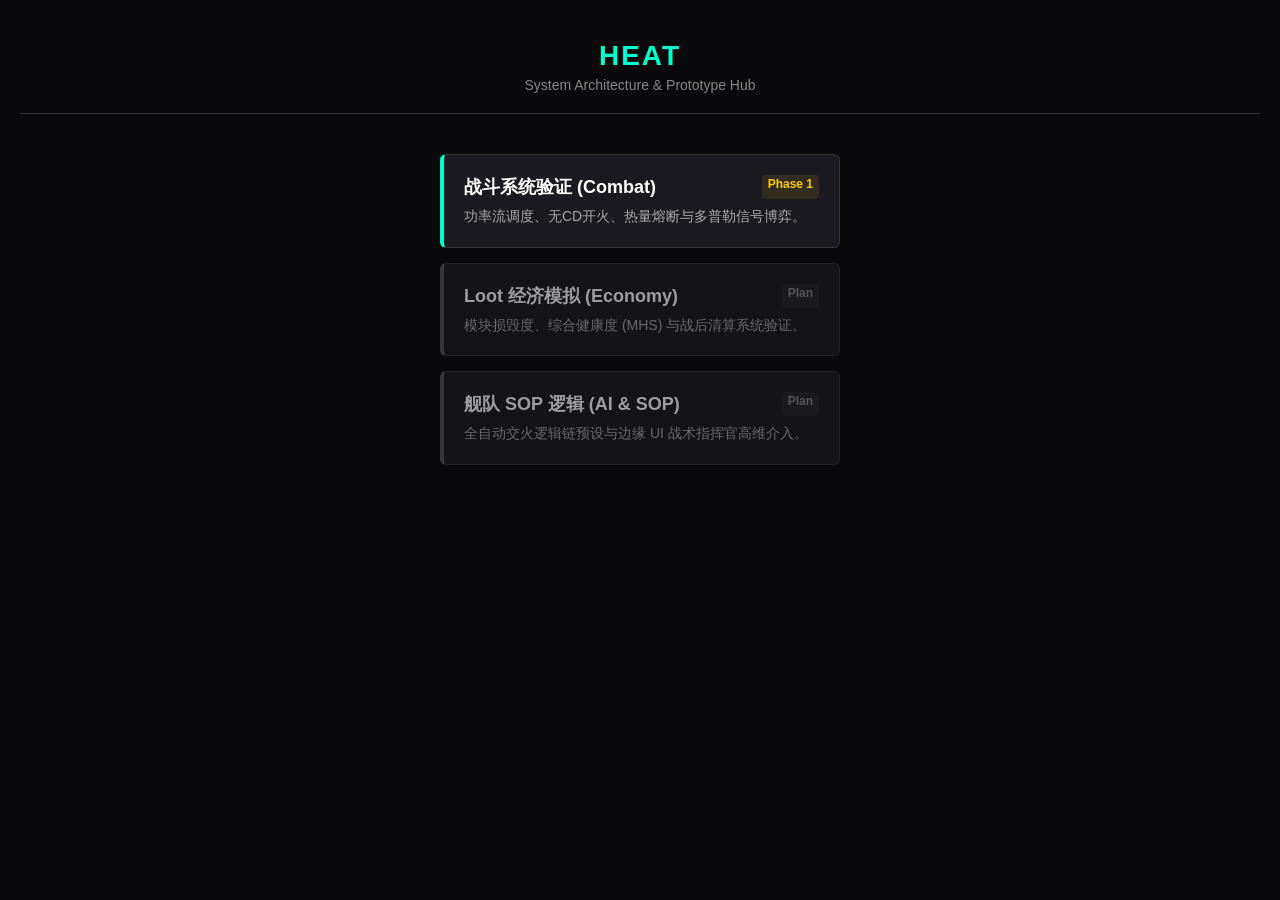
<file: index.html>
<!DOCTYPE html>
<html lang="zh">
<head>
    <meta charset="UTF-8">
    <meta name="viewport" content="width=device-width, initial-scale=1.0, maximum-scale=1.0, user-scalable=no">
    <title>HEAT - Prototype Hub</title>
    <style>
        /* 基础重置与科幻暗黑风格 */
        * { box-sizing: border-box; margin: 0; padding: 0; }
        body {
            background-color: #0a0a0c;
            color: #e0e0e0;
            font-family: 'Segoe UI', Tahoma, Geneva, Verdana, sans-serif;
            padding: 20px;
            display: flex;
            flex-direction: column;
            align-items: center;
            min-height: 100vh;
        }

        /* 标题区域 */
        header {
            text-align: center;
            margin-bottom: 40px;
            margin-top: 20px;
            width: 100%;
            border-bottom: 1px solid #333;
            padding-bottom: 20px;
        }
        h1 {
            color: #00ffcc;
            font-size: 28px;
            letter-spacing: 2px;
            text-transform: uppercase;
        }
        p.subtitle {
            color: #888;
            font-size: 14px;
            margin-top: 5px;
        }

        /* 导航卡片网格 */
        .nav-grid {
            display: flex;
            flex-direction: column;
            gap: 15px;
            width: 100%;
            max-width: 400px; /* 适配手机，在平板上也不会太宽 */
        }

        /* 独立的入口按钮卡片 */
        .nav-card {
            background-color: #1a1a20;
            border: 1px solid #333;
            border-left: 4px solid #00ffcc;
            border-radius: 6px;
            padding: 20px;
            text-decoration: none;
            display: block;
            transition: all 0.2s ease;
        }
        
        /* 交互反馈 */
        .nav-card:active {
            background-color: #2a2a35;
            transform: scale(0.98);
        }

        .card-title {
            color: #fff;
            font-size: 18px;
            font-weight: bold;
            margin-bottom: 8px;
            display: flex;
            justify-content: space-between;
        }
        
        .card-status {
            font-size: 12px;
            color: #ffcc00;
            background: rgba(255, 204, 0, 0.1);
            padding: 2px 6px;
            border-radius: 4px;
        }

        .card-desc {
            color: #aaa;
            font-size: 14px;
            line-height: 1.4;
        }

        /* 未来的占位卡片样式 */
        .nav-card.locked {
            border-left-color: #555;
            opacity: 0.6;
            pointer-events: none; /* 暂时禁用点击 */
        }
        .nav-card.locked .card-status {
            color: #888;
            background: rgba(136, 136, 136, 0.1);
        }
    </style>
</head>
<body>

    <header>
        <h1>HEAT</h1>
        <p class="subtitle">System Architecture & Prototype Hub</p>
    </header>

    <div class="nav-grid">
        <a href="DemoHTML/Combat/index.html" class="nav-card">
            <div class="card-title">
                战斗系统验证 (Combat)
                <span class="card-status">Phase 1</span>
            </div>
            <div class="card-desc">
                功率流调度、无CD开火、热量熔断与多普勒信号博弈。
            </div>
        </a>

        <a href="#" class="nav-card locked">
            <div class="card-title">
                Loot 经济模拟 (Economy)
                <span class="card-status">Plan</span>
            </div>
            <div class="card-desc">
                模块损毁度、综合健康度 (MHS) 与战后清算系统验证。
            </div>
        </a>
        
        <a href="#" class="nav-card locked">
            <div class="card-title">
                舰队 SOP 逻辑 (AI & SOP)
                <span class="card-status">Plan</span>
            </div>
            <div class="card-desc">
                全自动交火逻辑链预设与边缘 UI 战术指挥官高维介入。
            </div>
        </a>
    </div>

</body>
</html>
</file>
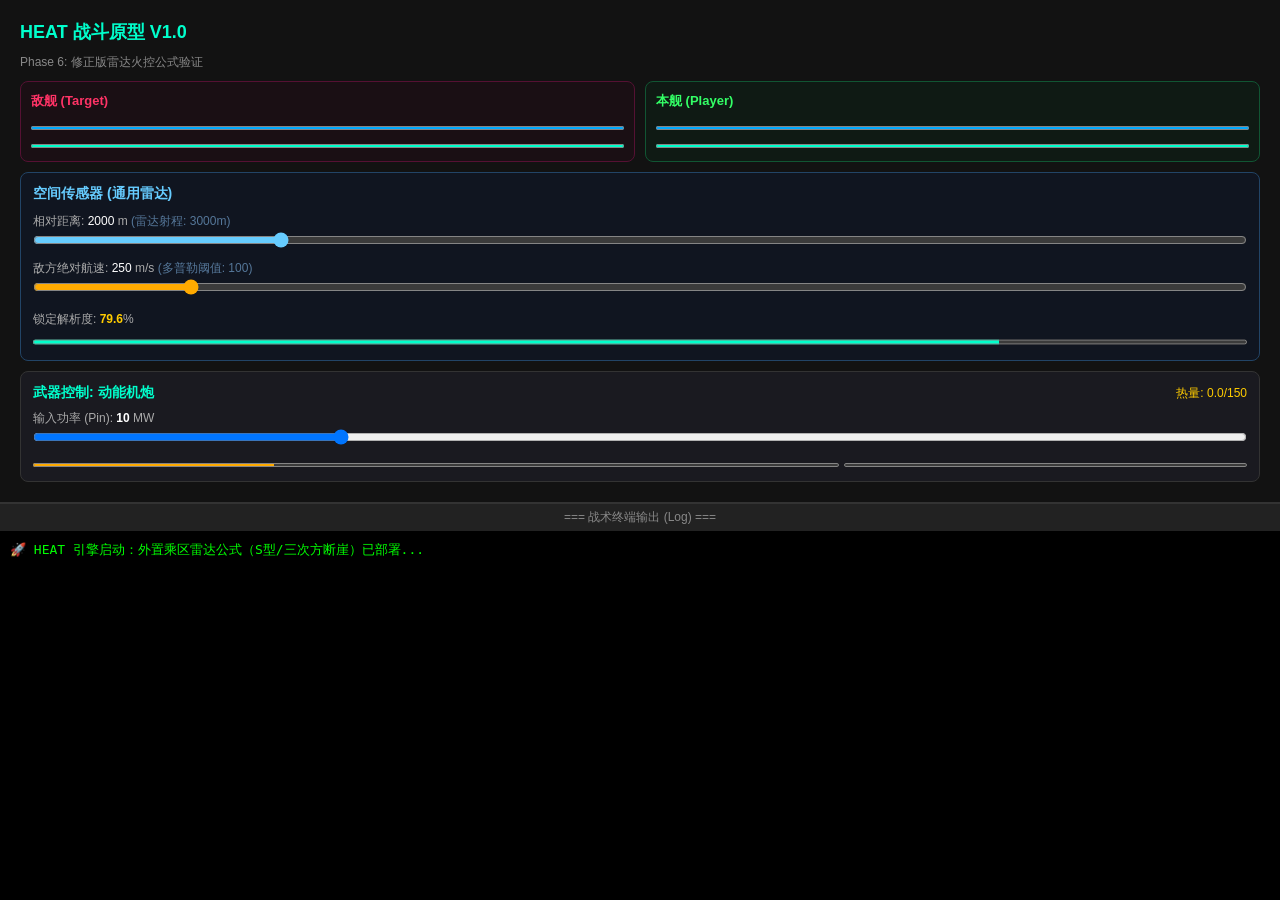
<file: DemoHTML/Combat/index.html>
<!DOCTYPE html>
<html lang="zh">
<head>
    <meta charset="UTF-8">
    <meta name="viewport" content="width=device-width, initial-scale=1.0, maximum-scale=1.0, user-scalable=no">
    <title>HEAT Combat Prototype</title>
    <link rel="stylesheet" href="style.css">
</head>
<body>
    <div id="game-ui">
        <h2 style="font-size: 18px;">HEAT 战斗原型 V1.0</h2>
        <p style="color: #888; font-size: 12px; margin-bottom: 10px;">Phase 6: 修正版雷达火控公式验证</p>
        
        <div style="display: flex; gap: 10px; margin-bottom: 10px;">
            <div style="flex: 1; background: #1a0f14; padding: 10px; border-radius: 8px; border: 1px solid #551133;">
                <h3 style="color: #ff3366; font-size: 13px; margin-bottom: 5px;">敌舰 (Target)</h3>
                <progress id="enemy-shield-bar" value="200" max="200" style="width: 100%; height: 8px; accent-color: #00aaff;"></progress>
                <progress id="enemy-hp-bar" value="800" max="800" style="width: 100%; height: 8px; accent-color: #00ffcc; margin-top: 5px;"></progress>
            </div>
            <div style="flex: 1; background: #0f1a14; padding: 10px; border-radius: 8px; border: 1px solid #115533;">
                <h3 style="color: #33ff66; font-size: 13px; margin-bottom: 5px;">本舰 (Player)</h3>
                <progress id="player-shield-bar" value="200" max="200" style="width: 100%; height: 8px; accent-color: #00aaff;"></progress>
                <progress id="player-hp-bar" value="800" max="800" style="width: 100%; height: 8px; accent-color: #00ffcc; margin-top: 5px;"></progress>
            </div>
        </div>

        <div style="background: #101520; padding: 12px; border-radius: 8px; border: 1px solid #224466; margin-bottom: 10px;">
            <h3 style="color: #66ccff; margin-bottom: 10px; font-size: 14px;">空间传感器 (通用雷达)</h3>
            
            <div style="margin-bottom: 8px;">
                <label style="display: block; margin-bottom: 2px; font-size: 12px; color: #aaa;">
                    相对距离: <span id="dist-val" style="color:#fff;">2000</span> m 
                    <span style="color:#557799;">(雷达射程: 3000m)</span>
                </label>
                <input type="range" id="dist-slider" min="500" max="8000" step="100" value="2000" style="width: 100%; accent-color: #66ccff;" oninput="document.getElementById('dist-val').innerText = this.value">
            </div>
            
            <div style="margin-bottom: 12px;">
                <label style="display: block; margin-bottom: 2px; font-size: 12px; color: #aaa;">
                    敌方绝对航速: <span id="speed-val" style="color:#fff;">250</span> m/s 
                    <span style="color:#557799;">(多普勒阈值: 100)</span>
                </label>
                <input type="range" id="speed-slider" min="0" max="2000" step="10" value="250" style="width: 100%; accent-color: #ffaa00;" oninput="document.getElementById('speed-val').innerText = this.value">
            </div>

            <div>
                <label style="display: block; margin-bottom: 2px; font-size: 12px; color: #aaa;">
                    锁定解析度: <span id="res-val" style="color:#00ffcc; font-weight:bold;">100</span>%
                </label>
                <progress id="res-bar" value="100" max="100" style="width: 100%; height: 10px; accent-color: #00ffcc;"></progress>
            </div>
        </div>

        <div style="background: #1a1a20; padding: 12px; border-radius: 8px; border: 1px solid #333;">
            <div style="display: flex; justify-content: space-between; align-items: center; margin-bottom: 8px;">
                <h3 style="color: #00ffcc; font-size: 14px;">武器控制: 动能机炮</h3>
                <span style="font-size: 12px; color: #ffcc00;">热量: <span id="player-heat-val">0</span>/150</span>
            </div>
            <div style="margin-bottom: 8px;">
                <label style="display: block; margin-bottom: 2px; font-size: 12px; color: #aaa;">
                    输入功率 (Pin): <span id="power-val" style="color:#fff; font-weight:bold;">10</span> MW
                </label>
                <input type="range" id="power-slider" min="0" max="40" step="1" value="10" style="width: 100%;" oninput="document.getElementById('power-val').innerText = this.value">
            </div>
            <div style="display: flex; gap: 5px;">
                <progress id="charge-bar" value="0" max="30" style="flex: 2; height: 8px; accent-color: #ffaa00; margin-top: 4px;"></progress>
                <progress id="player-heat-bar" value="0" max="150" style="flex: 1; height: 8px; accent-color: #ffcc00; margin-top: 4px;"></progress>
            </div>
        </div>
    </div>

    <div id="console-container">
        <div id="console-header">=== 战术终端输出 (Log) ===</div>
        <div id="console-output"></div>
    </div>

    <script src="config.js"></script>
    <script src="game.js"></script>
</body>
</html>
</file>
<file: DemoHTML/Combat/style.css>
/* 重置基础样式并禁用移动端原生滚动行为 */
* {
    box-sizing: border-box;
    margin: 0;
    padding: 0;
}

body {
    background-color: #121212;
    color: #e0e0e0;
    font-family: sans-serif;
    height: 100vh;
    display: flex;
    flex-direction: column;
    overflow: hidden; /* 防止页面整体滑动 */
    touch-action: none; /* 禁用下拉刷新等手势 */
}

/* 游戏 UI 区域（占据上半部分） */
#game-ui {
    flex: 1;
    padding: 20px;
}

#game-ui h2 {
    color: #00ffcc;
    margin-bottom: 10px;
}

/* 虚拟控制台区域（固定在下半部分） */
#console-container {
    height: 45vh; /* 占据屏幕下方 45% 的空间 */
    background-color: #000;
    border-top: 2px solid #333;
    display: flex;
    flex-direction: column;
}

#console-header {
    background-color: #222;
    color: #888;
    font-size: 12px;
    padding: 5px 10px;
    text-align: center;
}

#console-output {
    flex: 1;
    overflow-y: auto; /* 允许内部独立滚动 */
    padding: 10px;
    font-family: monospace;
    font-size: 13px;
    color: #00ff00; /* 极客绿 */
    line-height: 1.4;
}

.log-warn { color: #ffcc00; }
.log-error { color: #ff3333; }
</file>
